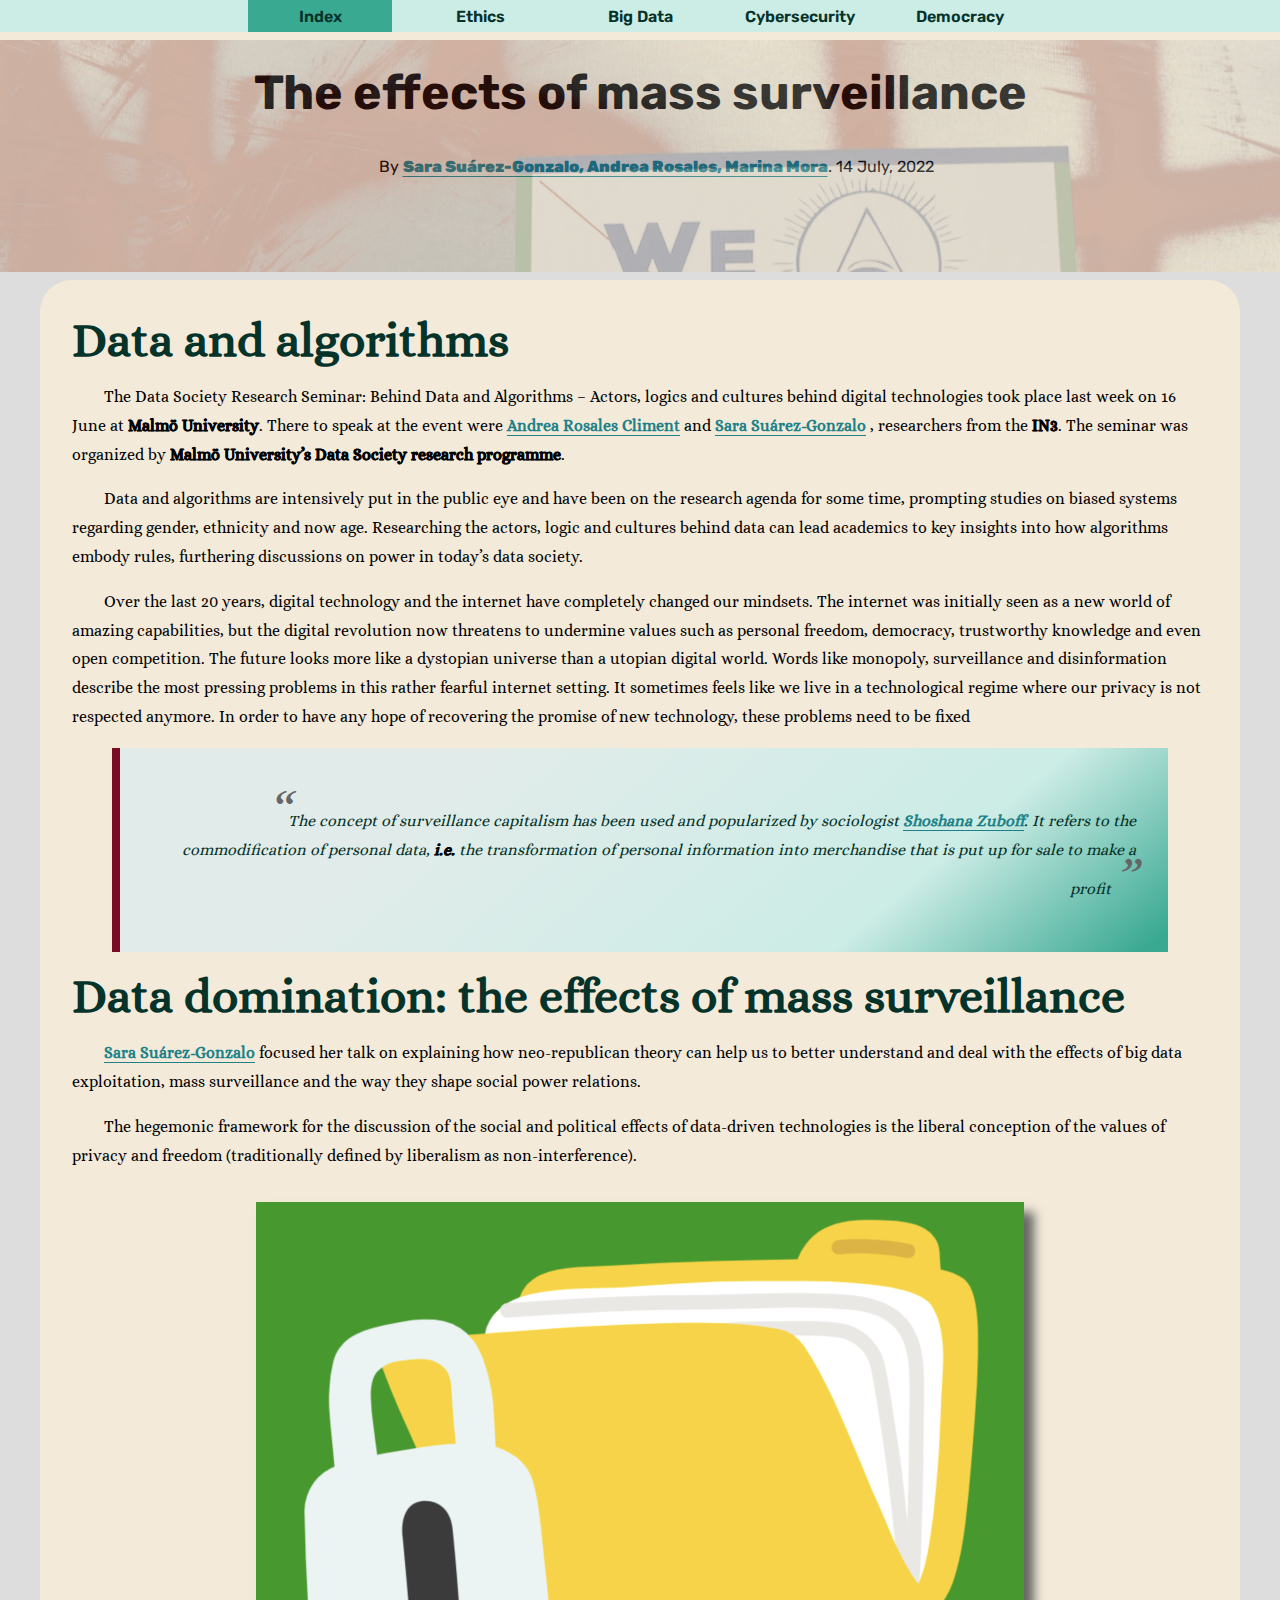
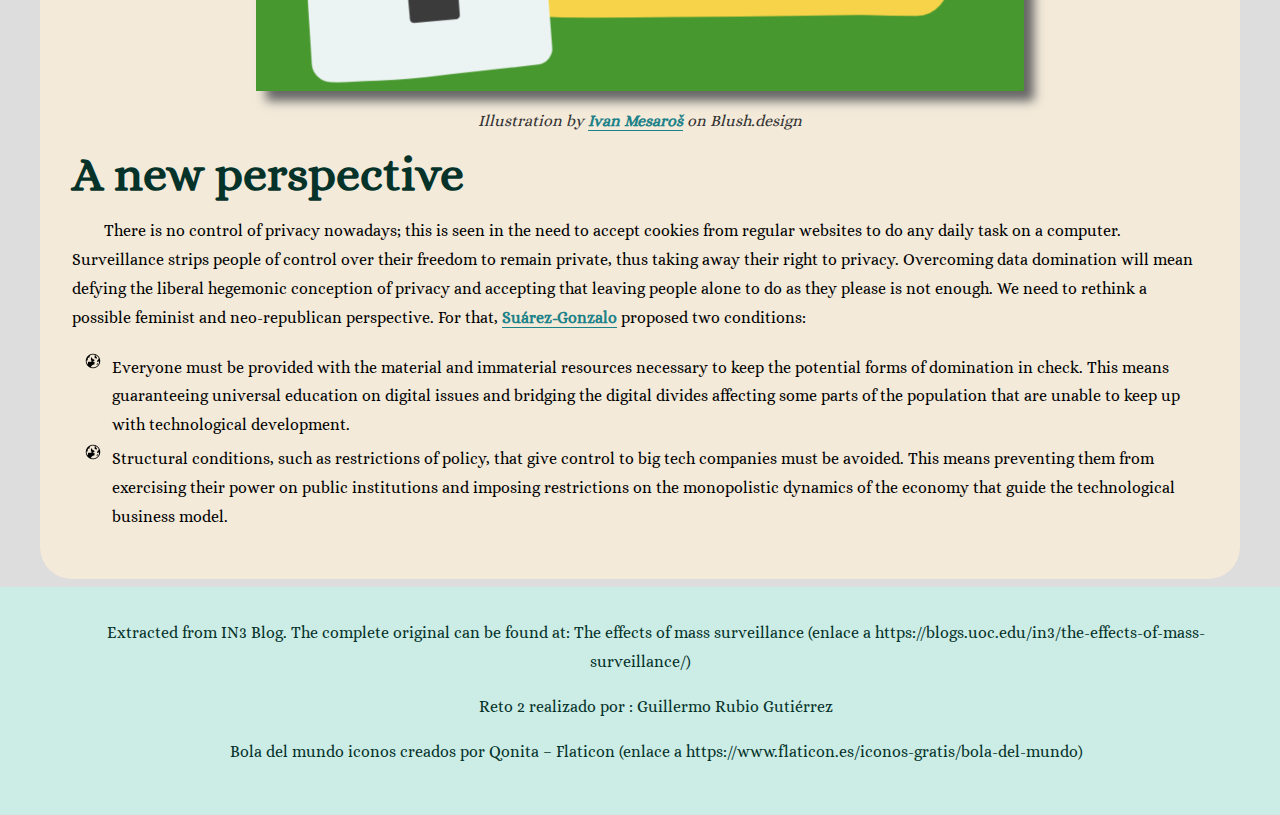
<file: index.html>
<!DOCTYPE html>
<html lang="en">

<head>
    <meta charset="UTF-8">
    <meta name="viewport" content="width=device-width, initial-scale=1.0">
    <title>Effects of mass surveillance</title>
    <link rel="stylesheet" href="./css/style.css">
</head>

<body>
    <header>
        <a class="skip-to-content-link" href="#main">Skip to content</a>
        <nav>
            <ul>
                <li class="active"><a href="/">Index</a></li>
                <li><a href="/ethics.html">Ethics</a></li>
                <li><a href="#">Big Data</a></li>
                <li><a href="#">Cybersecurity</a></li>
                <li><a href="#">Democracy</a></li>
            </ul>
        </nav>

        <div class="heading-container">
            <div class="content">
                <h1>The effects of mass surveillance</h1>
                <p>By <span class="names">Sara Suárez-Gonzalo, Andrea Rosales, Marina Mora</span>. 14 July, 2022</p>
            </div>
            <div class="header-background"></div>
        </div>

    </header>
    <main id="main">
        <article class="main-article">

            <section>
                <h2>Data and algorithms</h2>
                <p>The Data Society Research Seminar: Behind Data and Algorithms – Actors, logics and cultures behind
                    digital technologies took place last week on 16 June at <span class="bold">Malmö University</span>.
                    There to speak at the
                    event were <span class="names">Andrea Rosales Climent</span> and <span class="names">Sara
                    Suárez-Gonzalo</span> , researchers from the <span class="bold">IN3</span>. The seminar
                    was organized by <span class="bold">Malmö University’s Data Society research
                    programme</span>.</p>
                <p>Data and algorithms are intensively put in the public eye and have been on the research agenda for
                    some time, prompting studies on biased systems regarding gender, ethnicity and now age. Researching
                    the actors, logic and cultures behind data can lead academics to key insights into how algorithms
                    embody rules, furthering discussions on power in today’s data society.</p>
                <p>Over the last 20 years, digital technology and the internet have completely changed our mindsets. The
                    internet was initially seen as a new world of amazing capabilities, but the digital revolution now
                    threatens to undermine values such as personal freedom, democracy, trustworthy knowledge and even
                    open competition. The future looks more like a dystopian universe than a utopian digital world.
                    Words like monopoly, surveillance and disinformation describe the most pressing problems in this
                    rather fearful internet setting. It sometimes feels like we live in a technological regime where our
                    privacy is not respected anymore. In order to have any hope of recovering the promise of new
                    technology, these problems need to be fixed</p>
                <div>
                    <blockquote>
                        <p><span class="giant">“</span>The concept of surveillance capitalism has been used and popularized by sociologist <span
                                class="names">Shoshana
                                Zuboff</span>. It refers to the commodification of personal data, <span
                                class="bold">i.e.</span> the transformation of
                            personal information into merchandise that is put up for sale to make a <br>profit
                            <span class="giant">”</span></p>
                    </blockquote>
                </div>
            </section>
            <section>
                <h2>Data domination: the effects of mass surveillance</h2>
                <p><span class="names">Sara Suárez-Gonzalo</span> focused her talk on explaining how neo-republican
                    theory can help us to better
                    understand and deal with the effects of big data exploitation, mass surveillance and the way they
                    shape social power relations.
                </p>
                <p>The hegemonic framework for the discussion of the social and political effects of data-driven
                    technologies is the liberal conception of the values of privacy and freedom (traditionally defined
                    by liberalism as non-interference).</p>
                <div class="image-container">
                    <figure>
                        <img src="./images/folder.png" alt="folder and lock">
                        <figcaption>Illustration by <span class="names">Ivan Mesaroš</span> on Blush.design</figcaption>
                    </figure>
                </div>

            </section>
            <section>
                <h2>A new perspective</h2>
                <p>There is no control of privacy nowadays; this is seen in the need to accept cookies from regular
                    websites to do any daily task on a computer. Surveillance strips people of control over their
                    freedom to remain private, thus taking away their right to privacy. Overcoming data domination will
                    mean defying the liberal hegemonic conception of privacy and accepting that leaving people alone to
                    do as they please is not enough. We need to rethink a possible feminist and neo-republican
                    perspective. For that, <span class="names">Suárez-Gonzalo</span> proposed two conditions:</p>
                <ul class="earth-styled-list">
                    <li>Everyone must be provided with the material and immaterial resources necessary to keep the
                        potential forms of domination in check. This means guaranteeing universal education on digital
                        issues and bridging the digital divides affecting some parts of the population that are unable
                        to keep up with technological development.
                    </li>
                    <li>Structural conditions, such as restrictions of policy, that give control to big tech companies
                        must be avoided. This means preventing them from exercising their power on public institutions
                        and imposing restrictions on the monopolistic dynamics of the economy that guide the
                        technological business model.
                    </li>
                </ul>
            </section>

        </article>

    </main>
    <footer>
        <p>Extracted from IN3 Blog. The complete original can be found at: The effects of mass surveillance (enlace a
            https://blogs.uoc.edu/in3/the-effects-of-mass-surveillance/)</p>
        <p>Reto 2 realizado por : Guillermo Rubio Gutiérrez</p>
        <p>Bola del mundo iconos creados por Qonita – Flaticon (enlace a
            https://www.flaticon.es/iconos-gratis/bola-del-mundo)
        </p>

    </footer>
</body>

</html>
</file>
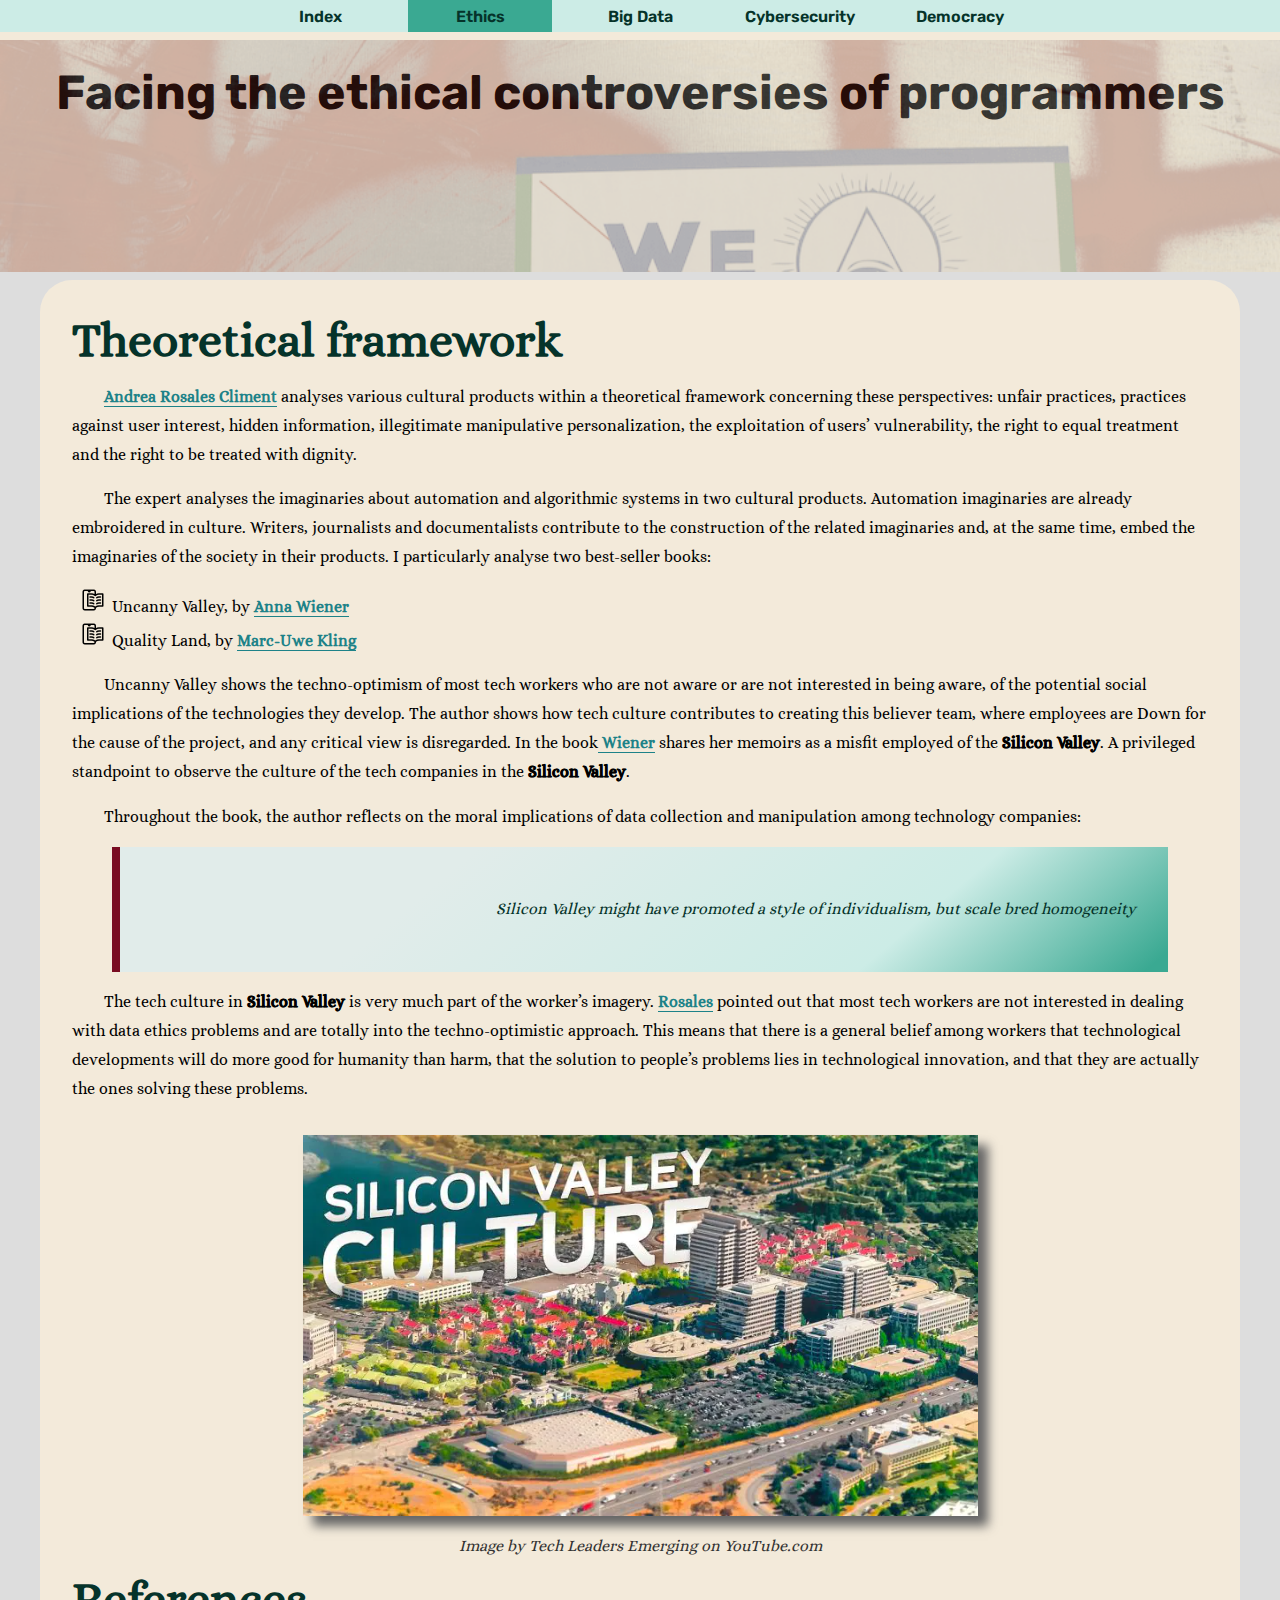
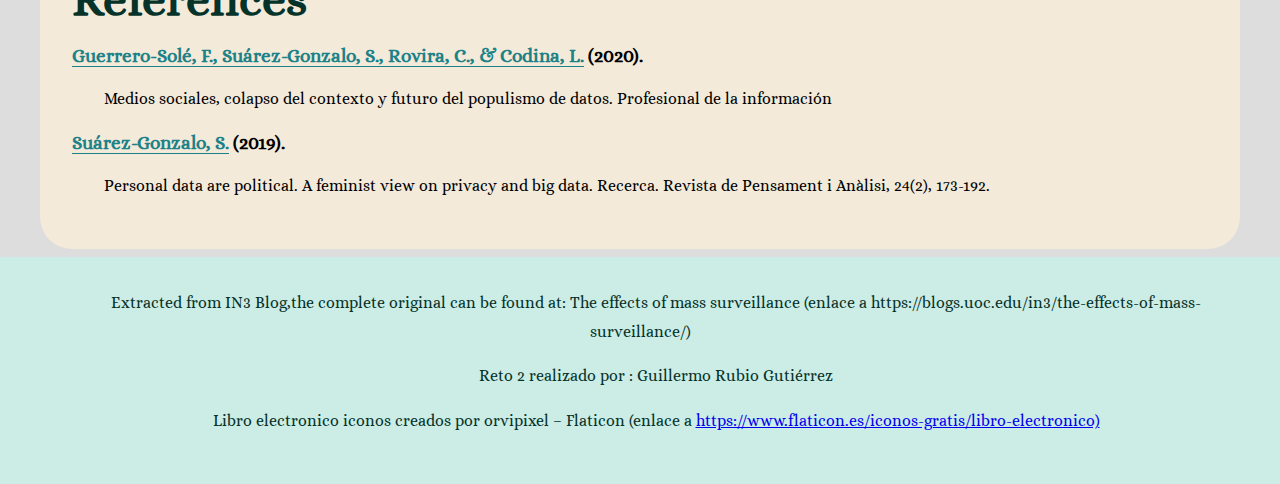
<file: ethics.html>
<!DOCTYPE html>
<html lang="en">

<head>
    <meta charset="UTF-8">
    <meta name="viewport" content="width=device-width, initial-scale=1.0">
    <title>Facing the ethical controversies of programmers</title>
    <link rel="stylesheet" href="./css/style.css">
</head>

<body>
    <header>
        <a class="skip-to-content-link" href="#main">Skip to content</a>
        <nav>
            <ul>
                <li><a href="/">Index</a></li>
                <li class="active"><a href="/ethics.html">Ethics</a></li>
                <li><a href="#">Big Data</a></li>
                <li><a href="#">Cybersecurity</a></li>
                <li><a href="#">Democracy</a></li>
            </ul>
        </nav>

        <div class="heading-container">
            <div class="content">
                <h1>Facing the ethical controversies of programmers</h1>
            </div>
            <div class="header-background"></div>
        </div>

    </header>
    <main id="main">
        <article class="main-article">
            <section>
                <h2>Theoretical framework
                </h2>
                <p><span class="names">Andrea Rosales Climent</span> analyses various cultural products within a
                    theoretical framework concerning
                    these perspectives: unfair practices, practices against user interest, hidden information,
                    illegitimate manipulative personalization, the exploitation of users’ vulnerability, the right to
                    equal treatment and the right to be treated with dignity.</p>
                <p>The expert analyses the imaginaries about automation and algorithmic systems in two cultural
                    products. Automation imaginaries are already embroidered in culture. Writers, journalists and
                    documentalists contribute to the construction of the related imaginaries and, at the same time,
                    embed the imaginaries of the society in their products. I particularly analyse two best-seller
                    books:
                </p>
                <ul class="book-styled-list">
                    <li>Uncanny Valley, by <span class="names">Anna Wiener</span></li>
                    <li>Quality Land, by <span class="names">Marc-Uwe Kling</span></li>
                </ul>
                <p>Uncanny Valley shows the techno-optimism of most tech workers who are not aware or are not interested
                    in being aware, of the potential social implications of the technologies they develop. The author
                    shows how tech culture contributes to creating this believer team, where employees are Down for the
                    cause of the project, and any critical view is disregarded. In the book<span class="names">
                        Wiener</span> shares her memoirs as
                    a misfit employed of the <span class="bold">Silicon Valley</span>. A privileged standpoint to observe the
                    culture of the tech
                    companies in the <span class="bold">Silicon Valley</span>.</p>
                <p>Throughout the book, the author reflects on the moral implications of data collection and
                    manipulation among technology companies:</p>
                <div>
                    <blockquote>
                        <p>Silicon Valley might have promoted a style of individualism, but scale bred
                            homogeneity </p>
                    </blockquote>
                </div>
                <p>
                    The tech culture in <span class="bold">Silicon Valley</span> is very much part of the worker’s imagery. <span
                        class="names">Rosales</span> pointed out
                    that most tech workers are not interested in dealing with data ethics problems and are totally into
                    the techno-optimistic approach. This means that there is a general belief among workers that
                    technological developments will do more good for humanity than harm, that the solution to people’s
                    problems lies in technological innovation, and that they are actually the ones solving these
                    problems.
                </p>
                <div class="image-container">
                    <figure>
                        <img src="./images/silicon.png" alt="a Silicon Valley business park">
                        <figcaption>Image by Tech Leaders Emerging on YouTube.com</figcaption>
                    </figure>
                </div>

            </section>
            <section class="references">
                <h2>References</h2>
                <h3><span class="names">Guerrero-Solé, F., Suárez-Gonzalo, S., Rovira, C., & Codina, L.</span> (2020).
                </h3>
                <div>
                    <p>Medios sociales, colapso del contexto y futuro del populismo de datos. Profesional de la
                        información</p>
                </div>
                <h3><span class="names">Suárez-Gonzalo, S.</span> (2019).</h3>
                <div>
                    <p>Personal data are political. A feminist view on privacy and big data. Recerca. Revista de
                        Pensament
                        i
                        Anàlisi, 24(2), 173-192.</p>
                </div>
            </section>
        </article>

    </main>
    <footer>
        <p>Extracted from IN3 Blog,the complete original can be found at: The effects of mass surveillance (enlace a
            https://blogs.uoc.edu/in3/the-effects-of-mass-surveillance/)</p>
        <p>Reto 2 realizado por : Guillermo Rubio Gutiérrez</p>
        <p>Libro electronico iconos creados por orvipixel – Flaticon (enlace a <a
                href="https://www.flaticon.es/iconos-gratis/libro-electronico">https://www.flaticon.es/iconos-gratis/libro-electronico)</a>
        </p>

    </footer>

</body>

</html>
</file>
<file: css/style.css>
@import url('https://fonts.googleapis.com/css2?family=Alice&display=swap');
@import url('https://fonts.googleapis.com/css2?family=Alice&family=Rubik:ital,wght@0,300..900;1,300..900&display=swap');


:root {
    /*Proposed palette*/
   /*  --body-bkg-color: #f3f3f3;
    --nav-bkg-color: #0d7963;
    --nav-current-page-bkg-color: #3AA992;
    --nav-text-color: #CCECE6;
    --nav-text-hover-color: #790C22;
    --people-name: #FF0000;  */
  

    /*Palette 1 OK*/
    --body-bkg-color: #F3EADA;
    --nav-bkg-color: #CCECE6;
    --nav-current-page-bkg-color: #3AA992;
    --nav-text-color: #05332a;
    --nav-text-hover-color: #5282d0;
    /* --people-name: #FF0000;  it will be styled with bold and underlining instead*/

    /*gray palette*/
    --dark-gray: #333;
    --medium-gray: #666;
    --light-gray: #ddd;

    --shadow: 10px 10px 10px var(--medium-gray);

    /*Palette 2*/
    /* --body-bkg-color: #F3EADA;
    --nav-bkg-color: #85b848;
    --nav-current-page-bkg-color: #3AA992;
    --nav-text-color: #2F4858;
    --nav-text-hover-color: #5282d0;
 */
}



* {
    box-sizing: border-box;
}

body {
    font-family: 'Alice', sans-serif;
    background-color: var(--body-bkg-color);
    margin: 0;
    padding: 0;



}

h2 {
    color: var(--nav-text-color);
    font-weight: bold;
    font-size: 3em;
    margin: 0px;

    /*  Removed because it imparis readibility */
    /* -webkit-text-stroke-width: 3px;
    -webkit-text-stroke-color: black; */
}

p {
    line-height: 1.8em;
    text-indent: 32px;
}

.skip-to-content-link {
    left: 50%;
    position: absolute;
    transform: translateY(-100%);
}

.skip-to-content-link {
    background: var(--nav-bkg-color);
    height: 30px;
    left: 50%;
    padding: 8px;
    position: absolute;
    transform: translateY(-100%);
    transition: transform 0.3s;
}

.skip-to-content-link:focus {
    transform: translateY(0%);
}


header {
    font-family: 'Rubik', sans-serif;
    display: flex;
    align-content: center;
    flex-direction: column;
    padding: 0px;


}

header>nav {
    background-color: var(--nav-bkg-color);
    color: var(--nav-text-color);
    display: flex;
    justify-content: center;
    width: 100%;
    margin: 0px;
}

header>nav>ul {
    display: flex;
    list-style-type: none;
    gap: 16px;
    padding: 0px;
    margin: 0px;
}

header>nav>ul>li {
    display: flex;
    justify-content: center;
    align-items: center;
    min-width: 144px;
    min-height: 32px;

}

header a {
    display: flex;
    justify-content: center;
    align-items: center;
    width: 100%;
    height: 100%;
    color: var(--nav-text-color);
    text-decoration: none;
    font-weight: 600;
}

header li:hover {
    background-color: var(--nav-text-hover-color);
}

header li:hover a {
    color: white;
    background-color: var(--nav-text-hover-color);
}

header a:focus {
    text-decoration: underline;
}

.active {
    background-color: var(--nav-current-page-bkg-color);

}

header li.active {
    height: 100%;
    width: 100%;
}


.heading-container {
    display: flex;
    justify-content: center;
    min-height: 232px;
    margin-top: 8px;
}

.heading-container>.header-background {
    position: absolute;
    background-image: url('../images/fondo.png');
    background-size: cover;
    min-height: 232px;
    width: 100%;
    opacity: 0.3;
}


.heading-container>.content {
    position: absolute;
    display: flex;
    flex-direction: column;
    justify-content: flex-start;
    align-items: center;
    min-height: 192px;
    margin-top: 8px;
}

.heading-container>.content>h1 {
    color: var(--nav-text-color);
    font-size: 3em;
    text-align: center;
    font-weight: bold;
    padding: 16px;
    color: black;
    margin: 0px;

}





main {
    display: flex;
    flex-direction: column;
    align-items: center;
    background-color: var(--light-gray);
    padding: 8px;

}

.main-article {
    max-width: 1200px;
    background-color: var(--body-bkg-color);
    padding: 2em;
    border-radius: 32px;
}


.names {
    font-weight: 900;
    text-decoration: underline;
    text-underline-offset: 4px;
    color: #1D8288;
}

.bold {
    font-weight: bold;
    -webkit-text-stroke-width: 0.5px;
    -webkit-text-stroke-color: black;
}

.giant {
    font-size: 3em;
    color: var(--medium-gray);
    font-style: italic;
}

blockquote {
    text-align: right;
    font-style: italic;
    border-left: 8px solid #790C22;
    padding: 32px;
    color: var(--nav-text-color);
    background: rgb(225, 236, 234);
    background: linear-gradient(140deg, rgba(225, 236, 234, 1) 30%, rgba(204, 236, 230, 1) 74%, rgba(58, 169, 146, 1) 98%);
}

.image-container {
    display: flex;
    justify-content: center;
}

.image-container img {
    box-shadow: var(--shadow);
    margin-bottom: 16px;
}

.image-container figcaption {
    text-align: center;
    font-style: italic;
    color: var(--dark-gray);
}

.book-styled-list {
    list-style-image: url("../images/e-book.png");
    line-height: 1.8em;
}

.earth-styled-list {
    list-style-image: url("../images/world.png");
    line-height: 1.8em;
}


.references>.references>div {
    border-left: 4px solid #790C22;
    margin-left: 4em;
}



footer {
    background-color: var(--nav-bkg-color);
    padding: 2em;
}

footer p {
    color: var(--nav-text-color);
    text-align: center;
    margin-top: 0px;
}
</file>
